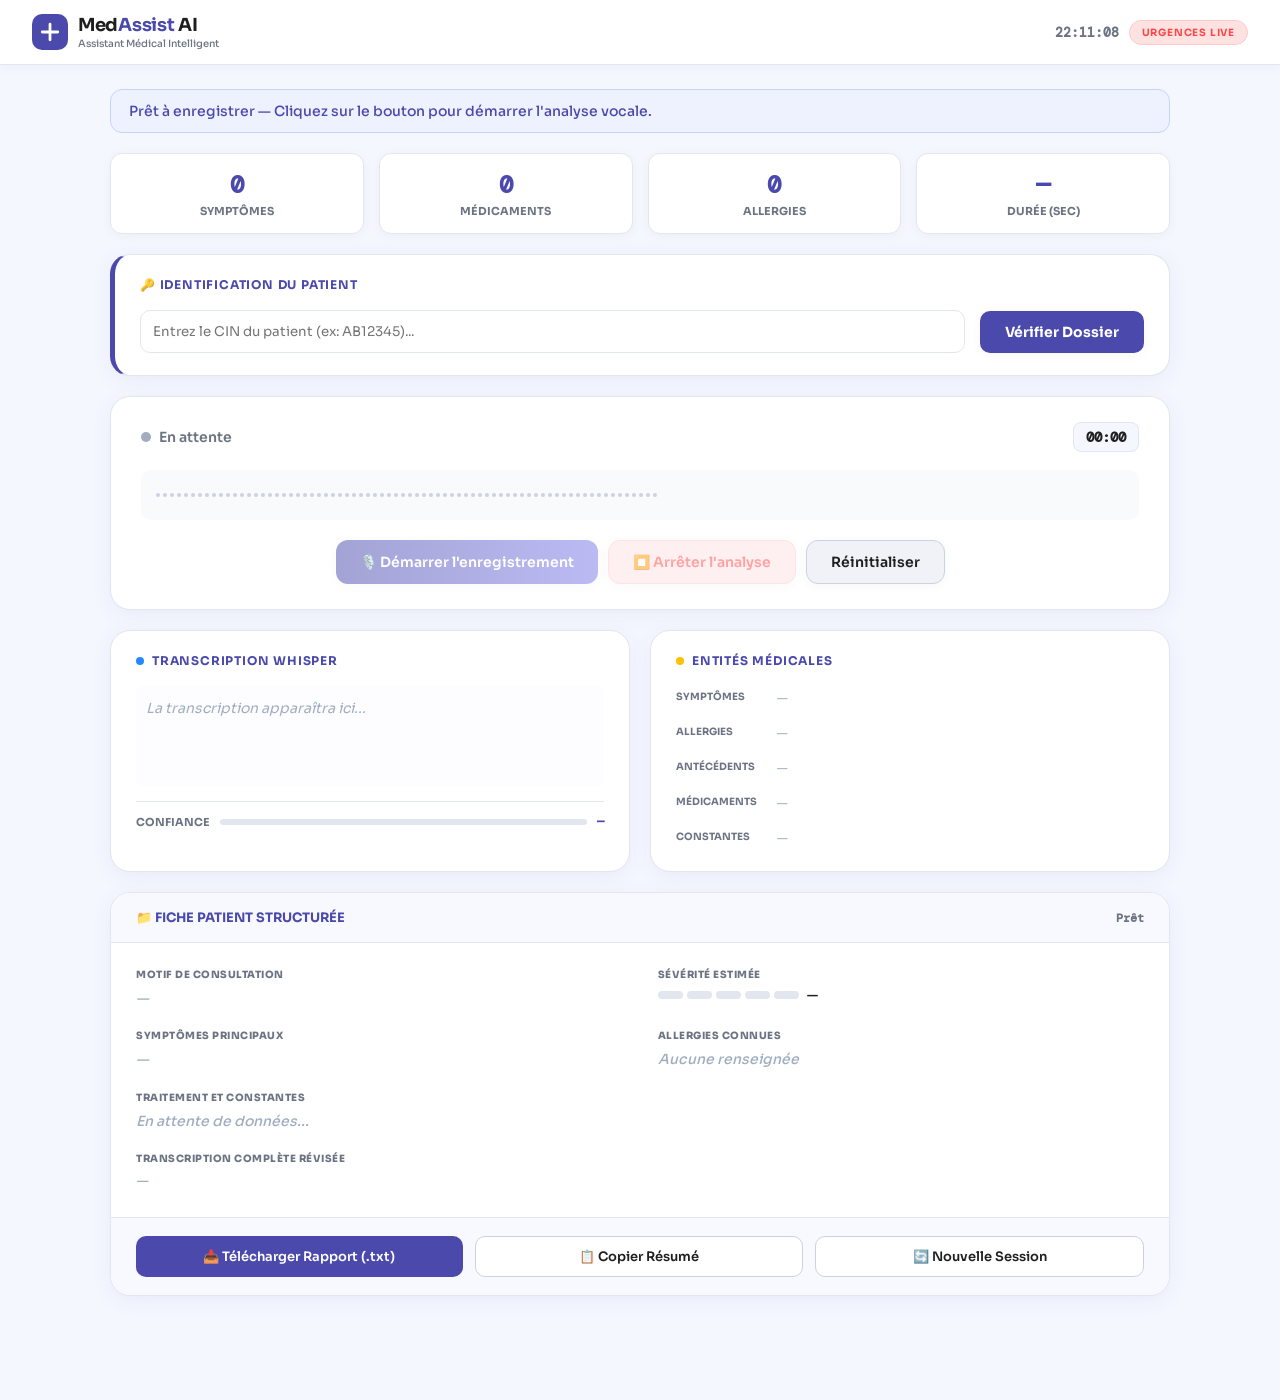
<file: index.html>
<!DOCTYPE html>
<html lang="fr">
<head>
<meta charset="UTF-8">
<meta name="viewport" content="width=device-width, initial-scale=1.0">
<title>MedAssist AI — Urgences</title>
<link href="https://fonts.googleapis.com/css2?family=DM+Mono:wght@400;500&family=Sora:wght@300;400;500;600&display=swap" rel="stylesheet">
<style>
  :root {
    /* Couleurs adaptées au thème StarAdmin */
    --bg:        #F5F7FF; 
    --surface:   #FFFFFF;
    --surface2:  #F0F2F8;
    --border:    #E2E6EF;
    --border2:   #CBD2E0;
    
    --primary:   #4B49AC; /* Violet principal */
    --primary-light: #EEF2FF;
    --primary-bd: #C7D2FE;
    
    --green:     #28C76F; /* Vert StarAdmin */
    --green-bg:  #D1FAE5;
    --green-bd:  #A7F3D0;
    
    --red:       #FF4747; /* Rouge StarAdmin */
    --red-bg:    #FEE2E2;
    --red-bd:    #FECACA;
    
    --blue:      #248AFD;
    --blue-bg:   #E0F2FE;
    --blue-bd:   #BAE6FD;
    
    --purple:    #7978E9;
    --purple-bg: #F5F3FF;
    --purple-bd: #DDD6FE;
    
    --amber:     #FFC100;
    --amber-bg:  #FFFBEB;
    --amber-bd:  #FEF3C7;
    
    --pink:      #F64D9B;
    --pink-bg:   #FDF2F8;
    --pink-bd:   #FCE7F3;
    
    --teal:      #00D1CD;
    --teal-bg:   #F0FDFA;
    --teal-bd:   #CCFBF1;

    --text:      #1F1F1F;
    --text2:     #6C7383;
    --text3:     #A0AEC0;
    --font:      'Sora', sans-serif;
    --mono:      'DM Mono', monospace;
    --r:         20px; /* Bordures plus arrondies type StarAdmin */
    --r-sm:      12px;
    --shadow:    0 2px 12px rgba(0,0,0,0.04);
    --shadow-md: 0 4px 20px rgba(75, 73, 172, 0.08);
  }

  * { box-sizing: border-box; margin: 0; padding: 0; }

  body {
    font-family: var(--font);
    background: var(--bg);
    color: var(--text);
    min-height: 100vh;
    padding-bottom: 60px;
  }

  /* ── HEADER ── */
  .header {
    background: var(--surface);
    border-bottom: 1px solid var(--border);
    padding: 14px 32px;
    display: flex; align-items: center; justify-content: space-between;
    position: sticky; top: 0; z-index: 100;
    box-shadow: var(--shadow);
  }
  .logo { display: flex; align-items: center; gap: 10px; }
  .logo-mark {
    width: 36px; height: 36px; border-radius: 10px;
    background: var(--primary); display: flex; align-items: center;
    justify-content: center;
  }
  .logo-mark svg { width: 20px; height: 20px; }
  .logo-text { font-size: 18px; font-weight: 700; color: var(--text); letter-spacing: -0.3px; }
  .logo-text span { color: var(--primary); }
  .logo-sub { font-size: 10px; color: var(--text2); margin-top: 1px; font-weight: 500; }
  .header-right { display: flex; align-items: center; gap: 10px; }
  .badge {
    font-size: 10px; font-weight: 700; letter-spacing: 0.8px;
    padding: 5px 12px; border-radius: 20px;
  }
  .badge-urg { background: var(--red-bg); color: var(--red); border: 1px solid var(--red-bd); }
  .badge-ok  { background: var(--green-bg); color: var(--green); border: 1px solid var(--green-bd); display:none; }
  .time-display { font-family: var(--mono); font-size: 13px; color: var(--text2); font-weight: 600; }

  /* ── MAIN ── */
  .main { max-width: 1100px; margin: 0 auto; padding: 24px 20px; }

  /* ── NOTIFICATION ── */
  .notif {
    display: flex; align-items: center; gap: 8px;
    padding: 12px 18px; border-radius: var(--r-sm);
    font-size: 14px; margin-bottom: 20px;
    border: 1px solid;
    transition: all 0.3s;
    font-weight: 500;
  }
  .notif.info    { background: var(--primary-light); color: var(--primary); border-color: var(--primary-bd); }
  .notif.success { background: var(--green-bg); color: var(--green); border-color: var(--green-bd); }
  .notif.warn    { background: var(--amber-bg); color: #B45309; border-color: var(--amber-bd); }

  /* ── RECORDING CARD ── */
  .rec-card {
    background: var(--surface); border: 1px solid var(--border);
    border-radius: var(--r); padding: 25px 30px;
    margin-bottom: 20px; box-shadow: var(--shadow-md);
  }
  .rec-top { display: flex; align-items: center; justify-content: space-between; margin-bottom: 18px; }
  .rec-status { display: flex; align-items: center; gap: 8px; }
  .rec-dot { width: 10px; height: 10px; border-radius: 50%; background: var(--text3); transition: all 0.3s; }
  .rec-dot.on { background: var(--red); animation: blink 1s ease-in-out infinite; }
  @keyframes blink { 0%,100%{opacity:1} 50%{opacity:0.3} }
  .rec-label { font-size: 14px; font-weight: 600; color: var(--text2); }
  .rec-timer { font-family: var(--mono); font-size: 14px; color: var(--text); background: var(--bg); padding: 5px 12px; border-radius: 8px; font-weight: 700; border: 1px solid var(--border); }

  .waveform {
    height: 50px; display: flex; align-items: center;
    gap: 3px; margin-bottom: 20px; overflow: hidden;
    background: #F8FAFC; border-radius: 10px; padding: 0 15px;
  }
  .wbar { width: 4px; border-radius: 2px; background: var(--border2); min-height: 4px; height: 4px; transition: height 0.1s ease, background 0.3s; }
  .wbar.on { background: var(--primary); }

  .btn-row { display: flex; gap: 10px; flex-wrap: wrap; justify-content: center; }
  .btn {
    display: flex; align-items: center; gap: 8px;
    padding: 12px 24px; border-radius: var(--r-sm);
    font-family: var(--font); font-size: 14px; font-weight: 600;
    cursor: pointer; border: 1px solid var(--border2);
    background: var(--surface2); color: var(--text);
    transition: all 0.2s; box-shadow: var(--shadow);
  }
  .btn:hover:not(:disabled) { transform: translateY(-1px); box-shadow: 0 4px 8px rgba(0,0,0,0.1); }
  .btn:disabled { opacity: 0.5; cursor: not-allowed; }
  .btn.start { background: linear-gradient(to right, var(--primary), var(--purple)); border: none; color: #fff; }
  .btn.stop  { background: var(--red-bg); border-color: var(--red-bd); color: var(--red); }
  
  /* ── GRID ── */
  .grid2 { display: grid; grid-template-columns: 1fr 1fr; gap: 20px; margin-bottom: 20px; }

  /* ── CARDS ── */
  .card {
    background: var(--surface); border: 1px solid var(--border);
    border-radius: var(--r); padding: 22px 25px;
    box-shadow: var(--shadow-md);
  }
  .card-title {
    font-size: 12px; font-weight: 700; letter-spacing: 0.8px;
    text-transform: uppercase; color: var(--primary);
    margin-bottom: 18px; display: flex; align-items: center; gap: 8px;
  }
  .cdot { width: 8px; height: 8px; border-radius: 50%; }

  /* ── TRANSCRIPTION ── */
  .transcript-area {
    min-height: 100px; max-height: 180px; overflow-y: auto;
    font-size: 14px; line-height: 1.8; color: var(--text);
    background: #FDFDFF; padding: 10px; border-radius: 8px;
  }
  .empty-hint { color: var(--text3); font-style: italic; }

  .conf-row { display: flex; align-items: center; gap: 10px; margin-top: 15px; padding-top: 12px; border-top: 1px solid var(--border); }
  .conf-label { font-size: 11px; color: var(--text2); font-weight: 700; }
  .conf-track { flex: 1; height: 6px; background: var(--border); border-radius: 10px; overflow: hidden; }
  .conf-fill { height: 100%; background: var(--primary); border-radius: 10px; transition: width 0.8s ease; width: 0%; }
  .conf-val { font-family: var(--mono); font-size: 12px; color: var(--primary); font-weight: 700; }

  /* ── NLP TAGS ── */
  .tags-section { display: flex; flex-direction: column; gap: 12px; }
  .tag-row { display: flex; align-items: flex-start; gap: 10px; }
  .tag-cat { font-size: 10px; color: var(--text2); min-width: 90px; padding-top: 4px; font-weight: 700; text-transform: uppercase; }
  .tag-wrap { display: flex; flex-wrap: wrap; gap: 6px; }
  .tag { font-size: 12px; font-weight: 600; padding: 4px 12px; border-radius: 20px; border: 1px solid transparent; }
  .t-sym  { background: var(--red-bg);    color: var(--red);    border-color: var(--red-bd); }
  .t-all  { background: var(--pink-bg);   color: var(--pink);   border-color: var(--pink-bd); }
  .t-ant  { background: var(--purple-bg); color: var(--primary); border-color: var(--purple-bd); }
  .t-med  { background: var(--blue-bg);   color: var(--blue);   border-color: var(--blue-bd); }
  .t-vit  { background: var(--green-bg);  color: var(--green);  border-color: var(--green-bd); }
  .t-empty { font-size: 12px; color: var(--text3); font-style: italic; padding: 4px 0; }

  /* ── PATIENT SUMMARY ── */
  .summary-card {
    background: var(--surface); border: 1px solid var(--border);
    border-radius: var(--r); overflow: hidden;
    margin-bottom: 20px; box-shadow: var(--shadow-md);
  }
  .summary-head {
    padding: 16px 25px; border-bottom: 1px solid var(--border);
    display: flex; align-items: center; justify-content: space-between;
    background: #F8F9FF;
  }
  .summary-title { font-size: 13px; font-weight: 700; color: var(--primary); display: flex; align-items: center; gap: 8px; text-transform: uppercase; }
  .summary-meta { font-size: 12px; color: var(--text2); font-family: var(--mono); font-weight: 600; }
  .summary-body { padding: 25px; }
  .summary-grid { display: grid; grid-template-columns: 1fr 1fr; gap: 20px 35px; }
  .sf-label { font-size: 10px; font-weight: 800; color: var(--text2); text-transform: uppercase; margin-bottom: 6px; letter-spacing: 0.5px; }
  .sf-value { font-size: 14px; color: var(--text); line-height: 1.6; font-weight: 500; }
  .sf-value.empty { color: var(--text3); font-style: italic; }
  .sf-full { grid-column: 1 / -1; }

  .sev-row { display: flex; gap: 4px; margin-top: 6px; align-items: center; gap: 8px; }
  .sev-bars { display: flex; gap: 4px; }
  .sev-b { width: 25px; height: 8px; border-radius: 10px; background: var(--border); }
  .sev-b.low  { background: var(--green); }
  .sev-b.mid  { background: var(--amber); }
  .sev-b.high { background: var(--red); }
  .sev-label { font-size: 12px; color: var(--text); font-weight: 700; }

  /* ── ACTIONS ── */
  .actions { display: flex; gap: 12px; padding: 18px 25px; border-top: 1px solid var(--border); background: #F8F9FF; }
  .act-btn {
    flex: 1; padding: 11px;
    font-family: var(--font); font-size: 13px; font-weight: 600;
    border-radius: 10px; cursor: pointer;
    border: 1px solid var(--border2);
    background: var(--surface); color: var(--text);
    transition: 0.2s;
  }
  .act-btn:hover:not(:disabled) { border-color: var(--primary); color: var(--primary); }
  .act-btn.primary { background: var(--primary); border: none; color: #fff; }
  .act-btn.primary:hover { transform: translateY(-1px); box-shadow: 0 4px 10px rgba(75, 73, 172, 0.2); }

  /* ── STATS ROW ── */
  .stats-row { display: grid; grid-template-columns: repeat(4, 1fr); gap: 15px; margin-bottom: 20px; }
  .stat-card {
    background: var(--surface); border: 1px solid var(--border);
    border-radius: var(--r-sm); padding: 15px;
    box-shadow: var(--shadow); text-align: center;
  }
  .stat-num { font-size: 24px; font-weight: 800; font-family: var(--mono); color: var(--primary); }
  .stat-lbl { font-size: 11px; color: var(--text2); margin-top: 4px; font-weight: 700; text-transform: uppercase; }

  /* scrollbar */
  ::-webkit-scrollbar { width: 5px; }
  ::-webkit-scrollbar-track { background: transparent; }
  ::-webkit-scrollbar-thumb { background: var(--border2); border-radius: 10px; }
</style>
</head>
<body>

<!-- HEADER -->
<div class="header">
  <div class="logo">
    <div class="logo-mark">
      <svg viewBox="0 0 18 18" fill="none" xmlns="http://www.w3.org/2000/svg">
        <path d="M9 2v14M2 9h14" stroke="white" stroke-width="2.5" stroke-linecap="round"/>
      </svg>
    </div>
    <div>
      <div class="logo-text">Med<span>Assist</span> AI</div>
      <div class="logo-sub">Assistant Médical Intelligent</div>
    </div>
  </div>
  <div class="header-right">
    <span class="time-display" id="clockDisplay"></span>
    <span class="badge badge-urg" id="badgeUrg">URGENCES LIVE</span>
    <span class="badge badge-ok" id="badgeOk">SYSTÈME OK</span>
  </div>
</div>

<div class="main">

  <!-- NOTIFICATION -->
  <div class="notif info" id="notif">
    <span id="notifText">Prêt à enregistrer — Cliquez sur le bouton pour démarrer l'analyse vocale.</span>
  </div>

  <!-- STATS -->
  <div class="stats-row">
    <div class="stat-card">
      <div class="stat-num" id="statSymp">0</div>
      <div class="stat-lbl">Symptômes</div>
    </div>
    <div class="stat-card">
      <div class="stat-num" id="statMed">0</div>
      <div class="stat-lbl">Médicaments</div>
    </div>
    <div class="stat-card">
      <div class="stat-num" id="statAll">0</div>
      <div class="stat-lbl">Allergies</div>
    </div>
    <div class="stat-card">
      <div class="stat-num" id="statDur">—</div>
      <div class="stat-lbl">Durée (sec)</div>
    </div>
  </div>

  <!-- BLOC DE VÉRIFICATION PATIENT -->
<div class="card" style="margin-bottom: 20px; border-left: 5px solid var(--primary);">
    <div class="card-title">🔑 Identification du Patient</div>
    <div style="display: flex; gap: 15px; align-items: center;">
        <div style="flex: 1;">
            <input type="text" id="patient_cin" placeholder="Entrez le CIN du patient (ex: AB12345)..." 
                   style="width: 100%; padding: 12px; border: 1px solid var(--border); border-radius: 10px; font-family: inherit;">
        </div>
        <button class="btn" onclick="verifierPatient()" 
                style="background: var(--primary); color: white; border: none; padding: 12px 25px; border-radius: 10px; cursor: pointer; font-weight: bold;">
            Vérifier Dossier
        </button>
    </div>
    <!-- Zone d'affichage du résultat -->
    <div id="patient_info_display" style="margin-top: 15px; font-size: 14px; font-weight: 600; display: none;">
        <!-- Sera rempli par JavaScript -->
    </div>
</div>

  <!-- ENREGISTREMENT -->
  <div class="rec-card">
    <div class="rec-top">
      <div class="rec-status">
        <div class="rec-dot" id="recDot"></div>
        <span class="rec-label" id="recLabel">En attente</span>
      </div>
      <span class="rec-timer" id="recTimer">00:00</span>
    </div>
    <div class="waveform" id="waveform"></div>
    <div class="btn-row">
      <button class="btn start" id="btnStart" onclick="startRec()">
        🎙️ Démarrer l'enregistrement
      </button>
      <button class="btn stop" id="btnStop" onclick="stopRec()" disabled>
        ⏹️ Arrêter l'analyse
      </button>
      <button class="btn" onclick="resetAll()">Réinitialiser</button>
    </div>
  </div>

  <!-- TRANSCRIPTION + NLP -->
  <div class="grid2">
    <div class="card">
      <div class="card-title">
        <div class="cdot" style="background:var(--blue)"></div>
        Transcription Whisper
      </div>
      <div class="transcript-area" id="transcriptArea">
        <span class="empty-hint">La transcription apparaîtra ici...</span>
      </div>
      <div class="conf-row">
        <span class="conf-label">CONFIANCE</span>
        <div class="conf-track"><div class="conf-fill" id="confFill"></div></div>
        <span class="conf-val" id="confVal">—</span>
      </div>
    </div>

    <div class="card">
      <div class="card-title">
        <div class="cdot" style="background:var(--amber)"></div>
        Entités Médicales
      </div>
      <div class="tags-section">
        <div class="tag-row"><span class="tag-cat">Symptômes</span>  <div class="tag-wrap" id="tSymp"><span class="t-empty">—</span></div></div>
        <div class="tag-row"><span class="tag-cat">Allergies</span>   <div class="tag-wrap" id="tAll"><span class="t-empty">—</span></div></div>
        <div class="tag-row"><span class="tag-cat">Antécédents</span> <div class="tag-wrap" id="tAnt"><span class="t-empty">—</span></div></div>
        <div class="tag-row"><span class="tag-cat">Médicaments</span> <div class="tag-wrap" id="tMed"><span class="t-empty">—</span></div></div>
        <div class="tag-row"><span class="tag-cat">Constantes</span>  <div class="tag-wrap" id="tVit"><span class="t-empty">—</span></div></div>
      </div>
    </div>
  </div>

  <!-- RÉSUMÉ STRUCTURÉ -->
  <div class="summary-card">
    <div class="summary-head">
      <div class="summary-title">
        📁 FICHE PATIENT STRUCTURÉE
      </div>
      <span class="summary-meta" id="summaryMeta">Prêt</span>
    </div>

    <div class="summary-body">
      <div class="summary-grid">
        <div class="sf">
          <div class="sf-label">Motif de consultation</div>
          <div class="sf-value empty" id="sMotif">—</div>
        </div>
        <div class="sf">
          <div class="sf-label">Sévérité estimée</div>
          <div class="sev-row">
            <div class="sev-bars">
              <div class="sev-b" id="s1"></div><div class="sev-b" id="s2"></div>
              <div class="sev-b" id="s3"></div><div class="sev-b" id="s4"></div>
              <div class="sev-b" id="s5"></div>
            </div>
            <span class="sev-label" id="sevLabel">—</span>
          </div>
        </div>
        <div class="sf">
          <div class="sf-label">Symptômes principaux</div>
          <div class="sf-value empty" id="sSymp">—</div>
        </div>
        <div class="sf">
          <div class="sf-label">Allergies connues</div>
          <div class="sf-value empty" id="sAll">Aucune renseignée</div>
        </div>
        <div class="sf sf-full">
          <div class="sf-label">Traitement et Constantes</div>
          <div class="sf-value empty" id="sConst">En attente de données...</div>
        </div>
        <div class="sf sf-full">
          <div class="sf-label">Transcription complète révisée</div>
          <div class="sf-value empty" id="sTransFull" style="font-size:13px; font-style: italic;">—</div>
        </div>
      </div>
    </div>

    <div class="actions">
      <button class="act-btn primary" id="btnDownload" onclick="telechargerRapport()" disabled>
        📥 Télécharger Rapport (.txt)
      </button>
      <button class="act-btn" onclick="copierResume()">📋 Copier Résumé</button>
      <button class="act-btn" onclick="nouvelleConsultation()">🔄 Nouvelle Session</button>
    </div>
  </div>

</div>

<script>
  /* 
     TOUT LE CODE JAVASCRIPT ORIGINAL CI-DESSOUS 
     GARDÉ À 100% INTACT
  */

  function updateClock() {
    const now = new Date();
    document.getElementById('clockDisplay').textContent =
      now.toLocaleTimeString('fr-FR', { hour: '2-digit', minute: '2-digit', second: '2-digit' });
  }
  setInterval(updateClock, 1000); updateClock();

  const wf = document.getElementById('waveform');
  const bars = [];
  for(let i = 0; i < 72; i++){
    const b = document.createElement('div');
    b.className = 'wbar'; wf.appendChild(b); bars.push(b);
  }

  let mediaRecorder, chunks = [], timerInterval, waveInterval;
  let elapsed = 0, lastData = null;

  function startRec() {
    navigator.mediaDevices.getUserMedia({ audio: true }).then(stream => {
      chunks = []; elapsed = 0;
      mediaRecorder = new MediaRecorder(stream);
      mediaRecorder.ondataavailable = e => chunks.push(e.data);
      mediaRecorder.onstop = envoyerAudio;
      mediaRecorder.start();

      document.getElementById('btnStart').disabled = true;
      document.getElementById('btnStop').disabled = false;
      document.getElementById('recDot').classList.add('on');
      document.getElementById('recLabel').textContent = 'Enregistrement...';
      showNotif('Microphone activé — Parlez clairement.', 'info');

      timerInterval = setInterval(() => {
        elapsed++;
        const m = String(Math.floor(elapsed/60)).padStart(2,'0');
        const s = String(elapsed % 60).padStart(2,'0');
        document.getElementById('recTimer').textContent = m + ':' + s;
      }, 1000);

      waveInterval = setInterval(() => {
        bars.forEach(b => {
          b.style.height = (4 + Math.random() * 42) + 'px';
          b.classList.add('on');
        });
      }, 100);
    });
  }

  function stopRec() {
    if(mediaRecorder && mediaRecorder.state !== "inactive") {
        mediaRecorder.stop();
    }
    clearInterval(timerInterval); clearInterval(waveInterval);
    bars.forEach(b => { b.style.height = '4px'; b.classList.remove('on'); });
    document.getElementById('btnStart').disabled = false;
    document.getElementById('btnStop').disabled = true;
    document.getElementById('recDot').classList.remove('on');
    document.getElementById('recLabel').textContent = 'Traitement...';
    showNotif('Analyse Whisper + Ollama en cours...', 'warn');
  }

  async function envoyerAudio() {
    const blob = new Blob(chunks, { type: 'audio/wav' });
    const form = new FormData();
    form.append('audio', blob, 'enregistrement.wav');
    try {
      const res = await fetch('/analyser', { method: 'POST', body: form });
      const data = await res.json();
      lastData = data;
      afficherResultats(data);
      document.getElementById('recLabel').textContent = 'Prêt';
      document.getElementById('badgeOk').style.display = 'inline-block';
      showNotif('Analyse terminée avec succès.', 'success');
    } catch(e) {
      showNotif('Erreur lors de la communication avec le serveur Flask.', 'warn');
      document.getElementById('recLabel').textContent = 'Erreur';
    }
  }

  function afficherResultats(data) {
    const e = data.entites;
    document.getElementById('transcriptArea').innerHTML = `<span style="color:var(--text)">${data.transcription}</span>`;
    const conf = Math.floor(88 + Math.random() * 10);
    document.getElementById('confFill').style.width = conf + '%';
    document.getElementById('confVal').textContent = conf + '%';

    setTags('tSymp', e.symptomes, 't-sym');
    setTags('tAll',  e.allergies, 't-all');
    setTags('tAnt',  e.antecedents, 't-ant');
    setTags('tMed',  e.medicaments, 't-med');
    setTags('tVit',  e.constantes, 't-vit');

    document.getElementById('statSymp').textContent = (e.symptomes||[]).length;
    document.getElementById('statMed').textContent  = (e.medicaments||[]).length;
    document.getElementById('statAll').textContent  = (e.allergies||[]).length;
    document.getElementById('statDur').textContent  = data.duree_audio || '—';

    document.getElementById('summaryMeta').textContent = data.timestamp || '';
    setValue('sMotif', e.motif_consultation || (e.symptomes && e.symptomes[0]));
    setValue('sSymp',  e.symptomes && e.symptomes.length ? e.symptomes.join(' · ') : null);
    setValue('sAll',   e.allergies && e.allergies.length ? e.allergies.join(', ') : 'Aucune renseignée');
    setValue('sConst', e.constantes && e.constantes.length ? e.constantes.join(' · ') : 'Non mesurées');
    setValue('sTransFull', data.transcription);

    const nb = Math.min((e.symptomes||[]).length + (e.allergies||[]).length, 5);
    const cls = nb <= 1 ? 'low' : nb <= 3 ? 'mid' : 'high';
    const lblMap = { low: 'Faible', mid: 'Modéré', high: 'Critique' };
    for(let i = 1; i <= 5; i++)
      document.getElementById('s'+i).className = 'sev-b' + (i <= Math.max(nb,1) ? ' '+cls : '');
    document.getElementById('sevLabel').textContent = lblMap[cls];

    document.getElementById('btnDownload').disabled = false;
  }

  function setTags(id, items, cls) {
    const el = document.getElementById(id);
    if(!items || items.length === 0) { el.innerHTML = '<span class="t-empty">—</span>'; return; }
    el.innerHTML = items.map(t => `<span class="tag ${cls}">${t}</span>`).join('');
  }

  function setValue(id, val) {
    const el = document.getElementById(id);
    if(val) { el.textContent = val; el.classList.remove('empty'); }
    else { el.classList.add('empty'); el.textContent = '—'; }
  }

  function showNotif(msg, type) {
    document.getElementById('notif').className = 'notif ' + type;
    document.getElementById('notifText').textContent = msg;
  }

//   function telechargerRapport() {
//     if(!lastData) return;
//     const e = lastData.entites;
//     const contenu = `MEDASSIST AI — RAPPORT MÉDICAL
// ===============================
// Date : ${lastData.timestamp}
// Durée : ${lastData.duree_audio}s

// TRANSCRIPTION :
// ${lastData.transcription}

// Symptômes : ${(e.symptomes||[]).join(', ')}
// Allergies : ${(e.allergies||[]).join(', ')}
// Médicaments : ${(e.medicaments||[]).join(', ')}
// Sévérité : ${e.severite || 'Faible'}
// `;
//     const blob = new Blob([contenu], { type: 'text/plain' });
//     const url = URL.createObjectURL(blob);
//     const a = document.createElement('a');
//     a.href = url;
//     a.download = `rapport_medassist_${Date.now()}.txt`;
//     a.click();
//   }

  function copierResume() {
    if(!lastData) return;
    const txt = `[MedAssist] Transcription: ${lastData.transcription}`;
    navigator.clipboard.writeText(txt);
    showNotif('Résumé copié !', 'success');
  }

  function nouvelleConsultation() { resetAll(); }

  function resetAll() {
    lastData = null; elapsed = 0;
    document.getElementById('recTimer').textContent = '00:00';
    document.getElementById('recLabel').textContent = 'En attente';
    document.getElementById('transcriptArea').innerHTML = '<span class="empty-hint">La transcription apparaîtra ici...</span>';
    document.getElementById('confFill').style.width = '0%';
    document.getElementById('confVal').textContent = '—';
    ['tSymp','tAll','tAnt','tMed','tVit'].forEach(id => document.getElementById(id).innerHTML = '<span class="t-empty">—</span>');
    ['sMotif','sSymp','sConst','sTransFull'].forEach(id => {
      const el = document.getElementById(id); el.textContent = '—'; el.classList.add('empty');
    });
    for(let i=1;i<=5;i++) document.getElementById('s'+i).className = 'sev-b';
    document.getElementById('sevLabel').textContent = '—';
    document.getElementById('btnDownload').disabled = true;
    ['statSymp','statMed','statAll'].forEach(id => document.getElementById(id).textContent = '0');
    document.getElementById('statDur').textContent = '—';
    showNotif('Prêt à enregistrer — Cliquez sur le bouton.', 'info');
  }
  // Variable pour savoir si le patient est validé
let patientValidé = false;

// Au chargement, on désactive le bouton démarrer par sécurité
document.getElementById('btnStart').disabled = true;

// Variable globale pour stocker les infos du patient une fois trouvé
let infosPatientActuel = null; 

async function verifierPatient() {
    const cinInput = document.getElementById('patient_cin').value;
    const infoBox = document.getElementById('patient_info_display');
    
    if(!cinInput) {
        alert("Veuillez entrer un CIN");
        return;
    }

    try {
        // Appel de ta route Python
        const response = await fetch(`/get_patient_by_cin/${cinInput}`);
        const data = await response.json();

        if(data.success) {
            // ON STOCKE LES INFOS POUR LE RAPPORT
            infosPatientActuel = {
                name: data.name,
                age: data.age,
                status: data.status,
                cin: cinInput
            };

            infoBox.style.display = "block";
            infoBox.style.color = "var(--green)";
            infoBox.innerHTML = `✅ Dossier ouvert : ${data.name} (${data.age} ans)`;
            
            // On débloque le bouton micro
            document.getElementById('btnStart').disabled = false;
            showNotif('Patient identifié. Vous pouvez démarrer.', 'success');
        } else {
            infosPatientActuel = null;
            infoBox.style.display = "block";
            infoBox.style.color = "var(--red)";
            infoBox.innerHTML = `❌ ${data.message}`;
            document.getElementById('btnStart').disabled = true;
        }
    } catch (e) {
        console.error("Erreur technique lors de la vérification", e);
    }
}

function telechargerRapport() {
    if(!lastData) return;
    const e = lastData.entites;
    
    // CONSTRUCTION DU TEXTE DU RAPPORT
    let texteRapport = `MEDASSIST AI - RAPPORT MÉDICAL D'URGENCE\n`;
    texteRapport += `==========================================\n\n`;
    
    // AJOUT DES INFOS PATIENT (SI EXISTANTES)
    if (infosPatientActuel) {
        texteRapport += `PATIENT     : ${infosPatientActuel.name}\n`;
        texteRapport += `CIN         : ${infosPatientActuel.cin}\n`;
        texteRapport += `ÂGE         : ${infosPatientActuel.age} ans\n`;
        texteRapport += `STATUT      : ${infosPatientActuel.status}\n`;
    } else {
        texteRapport += `PATIENT     : Non identifié\n`;
    }
    
    texteRapport += `DATE        : ${lastData.timestamp}\n`;
    texteRapport += `DURÉE AUDIO : ${lastData.duree_audio}s\n\n`;

    texteRapport += `TRANSCRIPTION :\n`;
    texteRapport += `${lastData.transcription}\n\n`;

    texteRapport += `ANALYSE DES ENTITÉS :\n`;
    texteRapport += `--------------------\n`;
    texteRapport += `SYMPTÔMES   : ${(e.symptomes || []).join(', ') || 'Aucun'}\n`;
    texteRapport += `ALLERGIES   : ${(e.allergies || []).join(', ') || 'Aucune'}\n`;
    texteRapport += `MÉDICAMENTS : ${(e.medicaments || []).join(', ') || 'Aucun'}\n`;
    texteRapport += `SÉVÉRITÉ    : ${e.severite || 'faible'}\n\n`;

    texteRapport += `==========================================\n`;
    texteRapport += `Généré par MedAssist AI\n`;

    // CRÉATION DU FICHIER
    const blob = new Blob([texteRapport], { type: 'text/plain' });
    const url = URL.createObjectURL(blob);
    const a = document.createElement('a');
    a.href = url;
    
    // Nom du fichier personnalisé avec le nom du patient
    const nomFichier = infosPatientActuel ? 
        `Rapport_${infosPatientActuel.name.replace(/\s+/g, '_')}.txt` : 
        `Rapport_Urgence_${Date.now()}.txt`;
        
    a.download = nomFichier;
    a.click();
    URL.revokeObjectURL(url);
}
</script>
</body>
</html>
</file>
